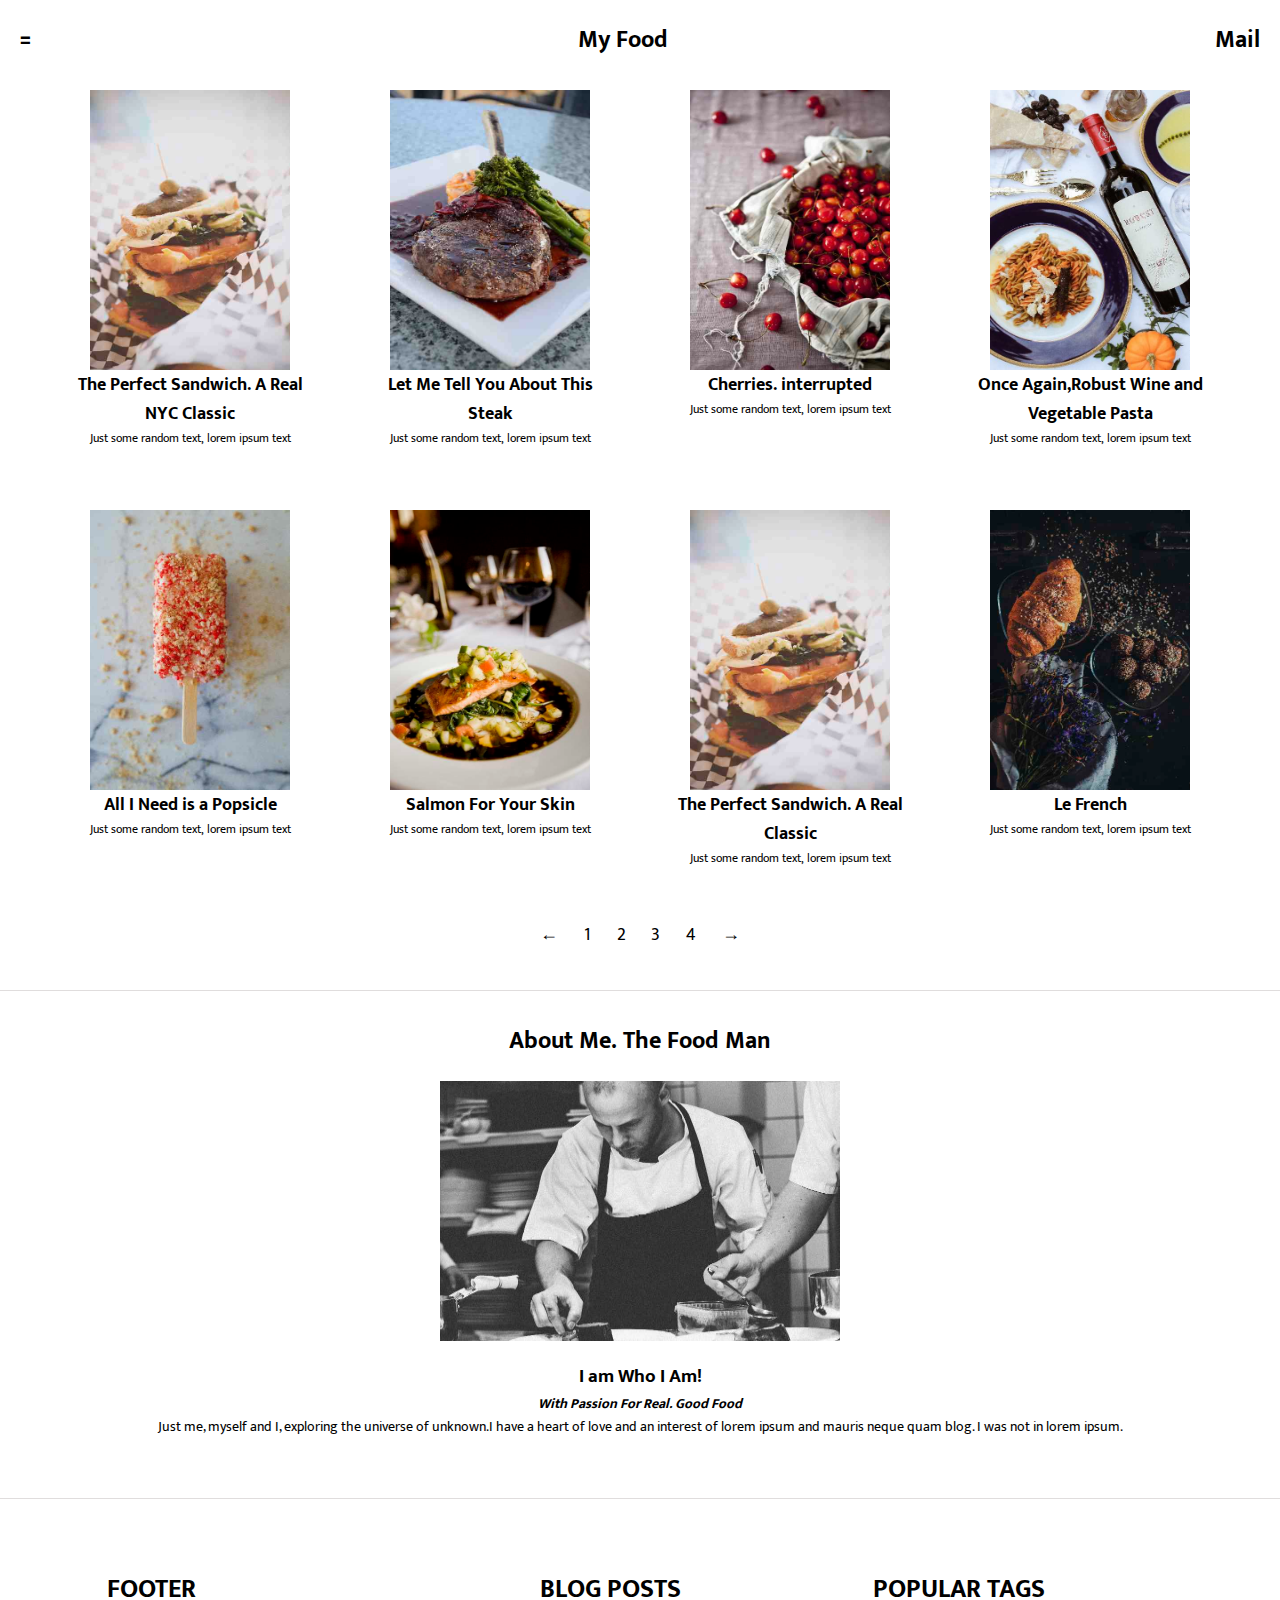
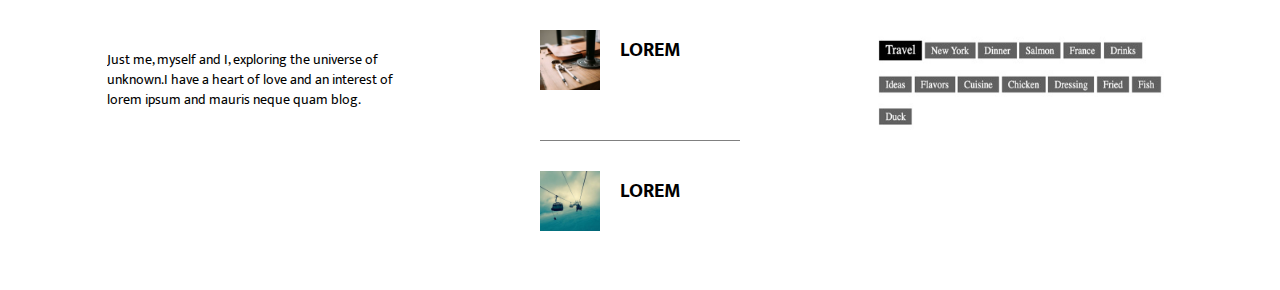
<file: index.html>
<html>

<head>
    <title>Responsive</title>
    <meta name="viewport" content="width=device-width, initial-scale=1.0">
    <link rel="preconnect" href="https://fonts.googleapis.com">
    <link rel="preconnect" href="https://fonts.gstatic.com" crossorigin>
    <link href="https://fonts.googleapis.com/css2?family=Mukta:wght@300&display=swap" rel="stylesheet">

    <style>
        *{
            margin: 0;
            padding: 0;
        }

        body,html{
            width: 100%;
            height: 100%;
        }

        div#container {
            background-color: white;
        }

        div#container header {
            width: inherit;
            height: 80px;
            /* background-color: green; */
            display: flex;
            flex-direction: row;
            justify-content: space-between;
            align-items: center;
            padding: 0 20px;
            font-family: 'Mukta', sans-serif;
            font-size: 12px;
        }

        section {

            /* background-color: red; */
            display: flex;
            flex-direction: column;
            max-width: 1200px;
            margin: 0 auto;
        }

        .menu {
            width: inherit;
            height: 420px;
            /* background-color: lightblue; */
            overflow: hidden;
            text-align: center;
            margin: 0px 10px;
            font-family: 'Mukta', sans-serif;
            font-size: 15px;
        }

        .menu img {
            padding-top: 10px;
            height: 280px;
            width: 200px;

        }

        .menu p {
            font-size: 12px;
        }

        /* .menu h3 {
            font-family: 'Mukta', sans-serif;
            font-size: 20px;
            max-width: 200px;
             padding-left: 15px; 
            text-align: center;
            line-height: 30px;
        } */

        @media screen and (min-width: 700px) {
            section {

                flex-direction: row;
                justify-content: space-around;
                flex-wrap: wrap;
                
            }
            .menu {
                width: 20%;
            }


            }

    /* SECTION ENDS HERE */

    div#selector {
            width: 200px;
            height: 30px;
            /* background-color: green; */
            display: flex;
            flex-direction: row;
            justify-content: space-between;
            align-items: center;
            padding: 0 20px;
            font-family: 'Mukta', sans-serif;
            font-size: 18px;
            margin: 0 auto;
           
    }

    /* SELECTOR ENDS HERE */

    div#banner {

        width: inherit;
        height: 400px;
        margin: 40 auto;
        text-align: center;
        font-family: 'Mukta', sans-serif;
        padding-bottom: 120px;
        /* background-color: red; */
    }

    div#banner img {

        width: 400px;
        height: 260px;
        padding-top: 20px;
        padding-bottom: 20px;

    }

    div#banner h4 {

        font-style: italic;
        font-size: 14px;

    }

    div#banner p {
        font-size: 14px;
    }

    div#bannerL1 {
        width: inherit;
        height: 1px;
        background-color: rgb(224, 221, 221);
        margin: 30 auto;
    }

    div#bannerL2 {
        width: inherit;
        height: 1px;
        background-color: rgb(224, 221, 221);
        margin: 60 auto;
    }

    /* BANNER ENDS HERE */

    div#bottomSection {
            /* background-color: red; */
            display: flex;
            flex-direction: column;
            max-width: 1200px;
            margin: 0 auto;
    }

    .bottomMenu {
            width: inherit;
            height: 280px;
            /* background-color: lightblue; */
            overflow: hidden;
            text-align: left;
            margin: 30px 60px;
            font-family: 'Mukta', sans-serif;
            font-size: 15px;
            /* max-width: 200px; */
            line-height: 20px;
            max-width: 300px;
    }


    .bottomMenu p {
        max-width: inherit;
        margin: 0 auto;
        font-size: 14px;
        text-align: left;
        padding-top: 20px;
    }

    @media screen and (min-width: 700px) {
            div#bottomSection {

                flex-direction: row;
                justify-content: space-around;
                flex-wrap: wrap;
                
            }
            .bottonMenu {
                width: 30%;
            }
        }

    div#pic1 {

        width: 200px;

    }

    div#pic1 img {
        width: 60px;
        height: 60px;
    }

    div#pic2 img {
        width: 60px;
        height: 60px;
    }

    div#blogL {

        width: inherit;
        height: 1px;
        background-color: gray;
        margin: 30 auto;
    }

    .bottomMenu h3 {
        padding-bottom: 30px;
        font-size: 26px;
    }

    .bottomMenu h4 {

        position: relative;
        left: 80px;
        bottom: 50px;
        font-size: 20px;
    }

    div#pic3 {
        
        max-width: 340px;
    }

    div#pic3 img{
        
        width: 300px;
        height: 120px;
    }

    </style>
</head>

<body>
    <div id="container">

        <header>
            <h1>=</h1>
            <h1>My Food</h1>
            <h1>Mail</h1>
        </header>

        <section>
            <div class="menu">
                <img src="web_1/images/sandwich.jpg"/>
                <h3>The Perfect Sandwich. A Real NYC Classic</h3>
                <p>Just some random text, lorem ipsum text</p>
            </div>
            <div class="menu">
                <img src="web_1/images/steak.jpg"/>
                <h3>Let Me Tell You About This Steak</h3>
                <p>Just some random text, lorem ipsum text</p>
            </div>
            <div class="menu">
                <img src="web_1/images/cherries.jpg"/>
                <h3>Cherries. interrupted</h3>
                <p>Just some random text, lorem ipsum text</p>
            </div>
            <div class="menu">
                <img src="web_1/images/wine.jpg"/>
                <h3>Once Again,Robust Wine and Vegetable Pasta</h3>
                <p>Just some random text, lorem ipsum text</p>
            </div>
            <div class="menu">
                <img src="web_1/images/popsicle.jpg"/>
                <h3>All I Need is a Popsicle</h3>
                <p>Just some random text, lorem ipsum text</p>
            </div>
            <div class="menu">
                <img src="web_1/images/salmon.jpg"/>
                <h3>Salmon For Your Skin</h3>
                <p>Just some random text, lorem ipsum text</p>
            </div>
            <div class="menu">
                <img src="web_1/images/sandwich.jpg"/>
                <h3>The Perfect Sandwich. A Real Classic</h3>
                <p>Just some random text, lorem ipsum text</p>
            </div>
            <div class="menu">
                <img src="web_1/images/croissant.jpg"/>
                <h3>Le French</h3>
                <p>Just some random text, lorem ipsum text</p>
            </div>
        </section>
        <div id="selector">
            <div class="number">
                <p> &larr;</p>
            </div>
            <div class="number">
                <p>1</p>
            </div>
            <div class="number">
                <p>2</p>
            </div>
            <div class="number">
                <p>3</p>
            </div>
            <div class="number">
                <p>4</p>
            </div>
            <div class="number">
                <p>&rarr;</p>
            </div>
        </div>
    
        <div id="banner">
        
            <div id="bannerL1"></div>
            <h2>About Me. The Food Man</h2>

            <img src="web_1/images/chef.jpg"/>

            <h3>I am Who I Am!</h3>
            <h4>With Passion For Real. Good Food</h4>
            <p>Just me, myself and I, exploring the universe of unknown.I have a heart of love and an interest of lorem ipsum and mauris neque quam blog. I was not in lorem ipsum.</p>
            <div id="bannerL2"></div>
        </div>

        <div id="bottomSection">

            <div class="bottomMenu">
                <h3>FOOTER</h3>
                <p>Just me, myself and I, exploring the universe of unknown.I have a heart of love and an interest of lorem ipsum and mauris neque quam blog.</p>
            </div>
                
            <div class="bottomMenu">
                <h3>BLOG POSTS</h3>
                <div id="pic1">
                <img src="web_1/images/workshop.jpg"/>
                <h4>LOREM</h4>
                </div>
                <div id="blogL"></div>
                <div id="pic2">
                <img src="web_1/images/gondol.jpg"/>
                <h4>LOREM</h4>
                </div>

            </div>

            <div class="bottomMenu">
                <h3>POPULAR TAGS</h3>
                <div id="pic3">
                <img src="web_1/images/Tags.jpg"/>
                </div>
            </div>

        </div>

    
    </div>
</body>


</html>
</file>
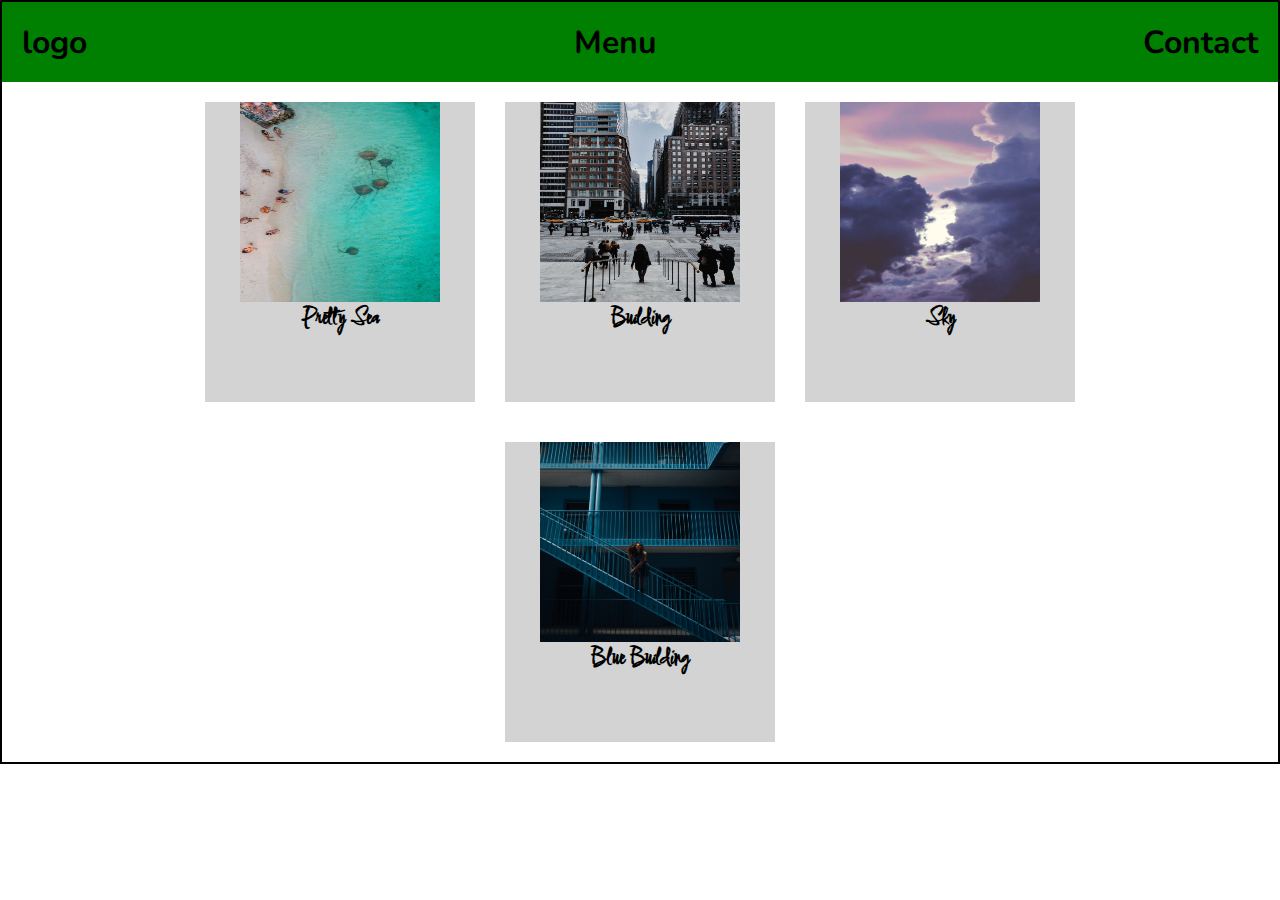
<file: index_Class.html>
<html>
<head>
    <title>Responsive</title>
    <meta name="viewport" content="width=device-width, initial-scale=1.0">
    <link rel="stylesheet" href="css/style.css"/>
    <link rel="preconnect" href="https://fonts.googleapis.com">
    <link rel="preconnect" href="https://fonts.gstatic.com" crossorigin>
    <link href="https://fonts.googleapis.com/css2?family=Nunito:wght@200&display=swap" rel="stylesheet">
    <link href="https://fonts.googleapis.com/css2?family=Comforter+Brush&display=swap" rel="stylesheet">
    
</head>


<body>

    <div id="container">
        <header>
        <h1>logo</h1>
        <h1>Menu</h1>
        <h1>Contact</h1>
        </header>

        <section>
            <div class="menu">
                <img src="images/sea.jpg"/>
                <h3>Pretty Sea</h3>
                
            </div>

            <div class="menu">
                <img src="images/building.jpg"/>
                <h3>Building</h3>

            </div>

            <div class="menu">
                <img src="images/sky.jpg"/>
                <h3>Sky</h3>
            </div>

            <div class="menu">
                <img src="images/casper-bijmans-EVeH5SnlUGI-unsplash.jpg"/>
                <h3>Blue Building</h3>
            </div>

        </section>

    </div>


</body>

</html>
</file>
<file: css/style.css>
*{
    margin: 0;
    padding: 0;
    box-sizing: border-box;
}


body,html{
    width: 100%;
    height: 100%;

}

img {
    width: 100%;
}

div#container {
    width: 100%;
    height: auto;
    border: 2px solid black;


}

header {

    width: inherit;
    height: 80px;
    background-color: green;
    display: flex;
    flex-direction: row;
    justify-content: space-between;
    align-items: center;
    padding: 0 20px;
    font-family: 'Nunito', sans-serif;

}

section {
    /* background-color: skyblue; */
    display: flex;
    flex-direction: column;
    margin: 0 auto;
    max-width: 900px;

}

.menu {

    width: inherit;
    height: 300px;
    overflow: hidden;
    background-color: lightgray;
    text-align: center;
    margin: 20px 10px;
    /* transition: background-color 3s, box-shadow 2s; */
    transition: all 0.7s;
    font-family: 'Comforter Brush', cursive;
    font-weight: 400;
    font-size: 20px;
}

.menu:hover {

    box-shadow: 5px 5px 10px rgba(0,0,0,0.5);
    background-color:skyblue;
    cursor: pointer;
}

.menu img {
    height: 200px;
    width: 200px;

}

@media screen and (min-width: 700px) {
    section {

        flex-direction: row;
        justify-content: space-around;
        flex-wrap: wrap;
        
    }

    .menu {
        width: 30%;
    }


}
</file>
